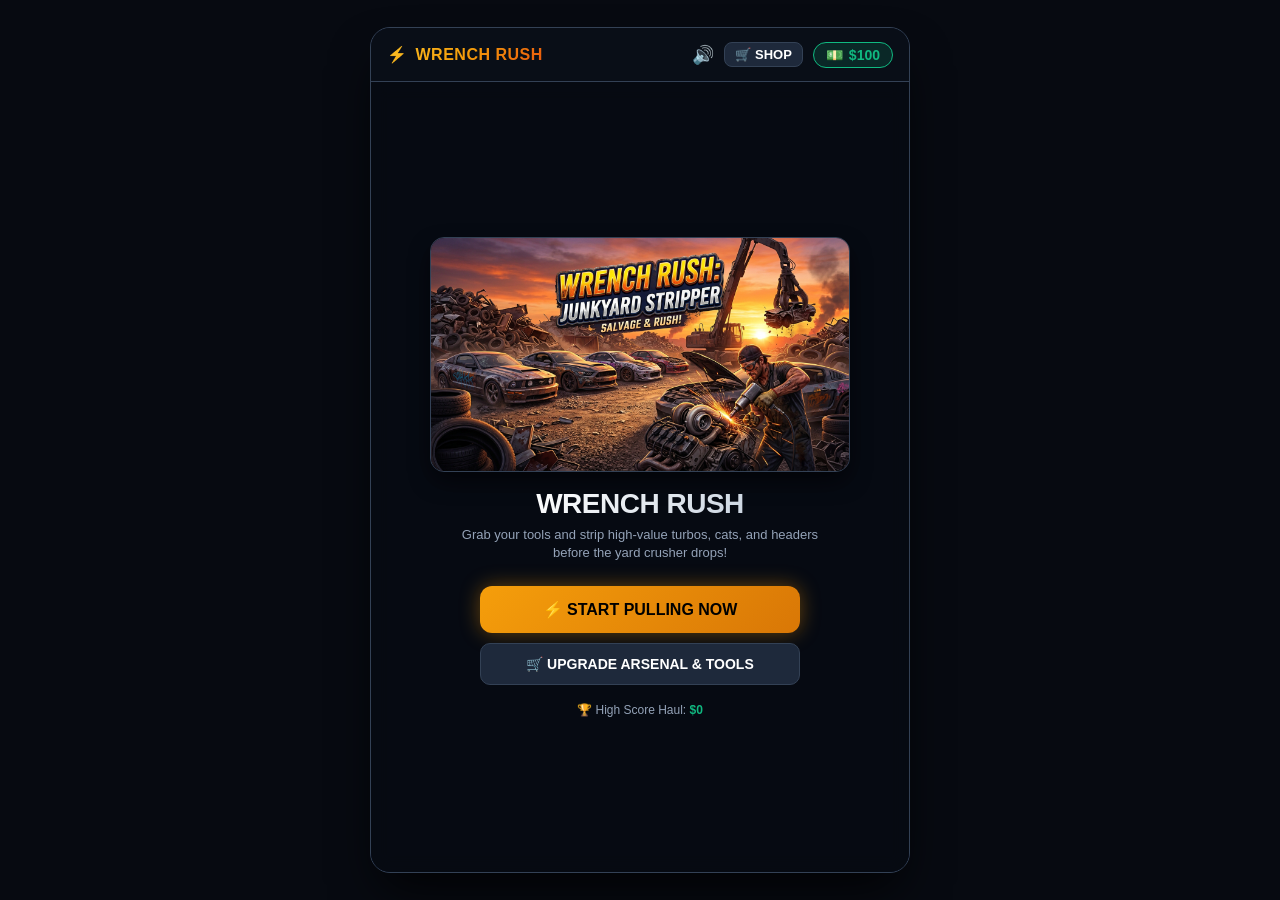
<file: index.html>
<!DOCTYPE html>
<html lang="en">
<head>
  <meta charset="UTF-8">
  <meta name="viewport" content="width=device-width, initial-scale=1.0, maximum-scale=1.0, user-scalable=no, viewport-fit=cover">
  <meta name="theme-color" content="#070a11">
  <meta name="description" content="Wrench Rush: Junkyard Stripper - High-torque bolt cracking and part pulling mobile game before the crusher drops!">
  <meta name="apple-mobile-web-app-capable" content="yes">
  <meta name="apple-mobile-web-app-status-bar-style" content="black-translucent">
  
  <title>Wrench Rush: Junkyard Stripper</title>
  
  <link rel="manifest" href="manifest.json">
  <link rel="icon" type="image/png" href="static/assets/icon-192.png">
  <link rel="apple-touch-icon" href="static/assets/icon-512.png">
  <link rel="stylesheet" href="static/css/game.css">
</head>
<body>

  <div id="gameContainer">
    <!-- Header Bar -->
    <header class="game-header">
      <div class="logo-badge">
        <span>⚡</span> WRENCH RUSH
      </div>
      <div style="display: flex; align-items: center; gap: 10px;">
        <button id="soundToggleBtn" style="background: none; border: none; font-size: 18px; cursor: pointer; color: #fff;">🔊</button>
        <button id="openShopBtn" style="background: var(--bg-card); border: 1px solid var(--border); border-radius: 8px; padding: 4px 10px; color: #fff; font-size: 13px; font-weight: 700; cursor: pointer;">
          🛒 SHOP
        </button>
        <div class="cash-pill">
          <span>💵</span> <span class="user-cash-val">$100</span>
        </div>
      </div>
    </header>

    <!-- Canvas Area -->
    <div id="canvasWrapper">
      <canvas id="gameCanvas"></canvas>

      <!-- In-Game HUD -->
      <div id="inGameHUD" style="display: none;">
        <div class="hud-pill">
          <span class="hud-label">Crusher Clock</span>
          <span class="hud-value" id="hudTimer" style="color: var(--red);">50s</span>
        </div>
        <div class="hud-pill" style="align-items: center;">
          <span class="hud-label" id="hudVehicle">Civic EK Hatch</span>
          <span class="hud-value" id="hudTool" style="font-size: 13px; color: var(--primary);">🔧 3/8" Ratchet</span>
        </div>
        <div class="hud-pill" style="align-items: flex-end;">
          <span class="hud-label">Haul Cash</span>
          <span class="hud-value" id="hudCash" style="color: var(--green);">$0</span>
        </div>

        <div class="hud-controls">
          <div style="display: flex; gap: 8px;">
            <button class="powerup-btn" id="btnPBBlaster" onclick="window.game.usePBBlasterPowerUp()">
              🥫 PB Spray (2)
            </button>
            <button class="powerup-btn" id="btnJammer" onclick="window.game.useJammerPowerUp()">
              🛑 Jammer (1)
            </button>
          </div>
          <button class="powerup-btn" style="background: var(--green); color: #000; border: none; font-weight: 900;" onclick="window.game.checkoutRound()">
            💰 CASH OUT
          </button>
        </div>
      </div>

      <!-- TITLE SCREEN -->
      <div id="titleScreen" class="screen-overlay">
        <img src="static/assets/banner.jpg" alt="Wrench Rush Banner" class="banner-img">
        <h1 class="title-text">WRENCH RUSH</h1>
        <p class="subtitle-text">
          Grab your tools and strip high-value turbos, cats, and headers before the yard crusher drops!
        </p>
        <button class="btn-primary" onclick="window.game.startRound()">
          ⚡ START PULLING NOW
        </button>
        <button class="btn-secondary" onclick="openShop()">
          🛒 UPGRADE ARSENAL & TOOLS
        </button>
        <div style="margin-top: 18px; font-size: 12px; color: var(--text-muted);">
          🏆 High Score Haul: <strong style="color: var(--green);" id="titleHighScore">$0</strong>
        </div>
      </div>

      <!-- CHECKOUT RECEIPT SCREEN -->
      <div id="checkoutScreen" class="screen-overlay" style="display: none;">
        <div class="receipt-card">
          <div class="receipt-header">
            <div style="font-weight: 900; font-size: 16px; color: #fff;">U-PULL SALVAGE CASHIER</div>
            <div style="font-size: 11px; color: var(--text-muted);">Official Parts Haul Receipt</div>
          </div>
          <div id="receiptItems" style="margin-bottom: 12px; max-height: 180px; overflow-y: auto;">
            <!-- Dynamic part rows -->
          </div>
          <div style="display: flex; justify-content: space-between; border-top: 2px solid var(--border); padding-top: 8px; font-size: 16px; font-weight: 900;">
            <span>ROUND EARNINGS:</span>
            <span style="color: var(--green);" id="receiptTotal">$0</span>
          </div>
          <div style="display: flex; justify-content: space-between; margin-top: 6px; font-size: 12px; color: var(--text-muted);">
            <span>TOTAL BANK BALANCE:</span>
            <span style="color: #fff; font-weight: 700;" id="totalBankDisplay">$0</span>
          </div>
        </div>
        <button class="btn-primary" onclick="window.game.startRound()">
          🚗 NEXT CAR IN THE BAY
        </button>
        <button class="btn-secondary" onclick="openShop()">
          🛒 BUY BETTER TOOLS
        </button>
      </div>

      <!-- CRUSHED SCREEN -->
      <div id="crushedScreen" class="screen-overlay" style="display: none;">
        <div style="font-size: 48px; margin-bottom: 10px;">💥🚜</div>
        <h2 style="font-size: 24px; font-weight: 900; color: var(--red); margin-bottom: 8px;">CAR COMPACTED!</h2>
        <p class="subtitle-text">
          The crusher claw descended! You made it out with the parts already loaded in your wagon:
        </p>
        <div style="font-size: 28px; font-weight: 900; color: var(--green); margin-bottom: 20px;" id="crushHaulSaved">$0</div>
        <button class="btn-primary" onclick="window.game.startRound()">
          🔄 PULL ANOTHER VEHICLE
        </button>
        <button class="btn-secondary" onclick="openShop()">
          🛒 UPGRADE TO FASTER TOOLS
        </button>
      </div>

      <!-- SHOP MODAL -->
      <div id="shopModal">
        <div style="display: flex; justify-content: space-between; align-items: center; margin-bottom: 18px;">
          <div>
            <h2 style="font-size: 20px; font-weight: 900; color: #fff;">TOOL & PERK ARSENAL</h2>
            <div style="font-size: 12px; color: var(--text-muted);">Bank Balance: <strong class="user-cash-val" style="color: var(--green);">$100</strong></div>
          </div>
          <button onclick="closeShop()" style="background: var(--bg-card); border: 1px solid var(--border); border-radius: 8px; color: #fff; padding: 6px 12px; font-weight: 700; cursor: pointer;">
            ✕ CLOSE
          </button>
        </div>

        <h3 style="font-size: 13px; text-transform: uppercase; color: var(--text-muted); margin-bottom: 10px; text-align: left;">Wrenching Tools</h3>
        <div class="shop-grid" id="toolsList">
          <!-- Populated by JS -->
        </div>

        <h3 style="font-size: 13px; text-transform: uppercase; color: var(--text-muted); margin: 16px 0 10px 0; text-align: left;">Power-Ups & Yard Perks</h3>
        <div class="shop-grid" id="perksList">
          <!-- Populated by JS -->
        </div>
      </div>
    </div>
  </div>

  <!-- Scripts -->
  <script src="static/js/audio.js"></script>
  <script src="static/js/particles.js"></script>
  <script src="static/js/tools.js"></script>
  <script src="static/js/upgrades.js"></script>
  <script src="static/js/vehicles.js"></script>
  <script src="static/js/game.js"></script>

  <script>
    // Audio toggle
    document.getElementById('soundToggleBtn').addEventListener('click', () => {
      const enabled = window.soundFX.toggleSound();
      document.getElementById('soundToggleBtn').textContent = enabled ? '🔊' : '🔇';
    });

    // Shop UI handling
    function openShop() {
      renderShop();
      document.getElementById('shopModal').style.display = 'flex';
    }

    function closeShop() {
      document.getElementById('shopModal').style.display = 'none';
      window.game.updateUI();
    }

    document.getElementById('openShopBtn').addEventListener('click', openShop);

    function renderShop() {
      const toolsContainer = document.getElementById('toolsList');
      const curTool = window.toolManager.getCurrentTool();
      
      toolsContainer.innerHTML = window.toolManager.tools.map(t => {
        const isCurrent = t.id === curTool.id;
        return `
          <div class="shop-card ${isCurrent ? 'active-tool' : ''}">
            <div style="font-size: 28px;">${t.icon}</div>
            <div style="flex: 1; text-align: left;">
              <div style="font-weight: 800; font-size: 14px; color: #fff;">${t.name}</div>
              <div style="font-size: 11px; color: var(--text-muted); line-height: 1.3;">${t.desc}</div>
              <div style="font-size: 11px; color: var(--primary); margin-top: 4px;">⚡ Speed: ${t.spinDuration}s/bolt</div>
            </div>
            <div>
              ${isCurrent 
                ? '<span style="font-size: 12px; font-weight: 900; color: var(--primary);">EQUIPPED</span>'
                : t.unlocked 
                  ? `<button onclick="equipTool('${t.id}')" style="background: var(--bg-surface); border: 1px solid var(--border); color: #fff; padding: 6px 14px; border-radius: 8px; font-weight: 700; cursor: pointer;">EQUIP</button>`
                  : `<button onclick="buyTool('${t.id}')" style="background: var(--green); border: none; color: #000; padding: 6px 14px; border-radius: 8px; font-weight: 900; cursor: pointer;">BUY $${t.price}</button>`
              }
            </div>
          </div>
        `;
      }).join('');

      const perksContainer = document.getElementById('perksList');
      perksContainer.innerHTML = window.perkManager.perks.map(p => {
        const isOwned = p.type === 'passive' && p.owned;
        return `
          <div class="shop-card">
            <div style="font-size: 28px;">${p.icon}</div>
            <div style="flex: 1; text-align: left;">
              <div style="font-weight: 800; font-size: 14px; color: #fff;">${p.name}</div>
              <div style="font-size: 11px; color: var(--text-muted); line-height: 1.3;">${p.desc}</div>
              ${p.type === 'consumable' ? `<div style="font-size: 11px; color: var(--cyan); margin-top: 4px;">Owned: <strong>${p.count}</strong></div>` : ''}
            </div>
            <div>
              ${isOwned
                ? '<span style="font-size: 12px; font-weight: 900; color: var(--green);">OWNED</span>'
                : `<button onclick="buyPerk('${p.id}')" style="background: var(--green); border: none; color: #000; padding: 6px 14px; border-radius: 8px; font-weight: 900; cursor: pointer;">BUY $${p.price}</button>`
              }
            </div>
          </div>
        `;
      }).join('');
    }

    function equipTool(id) {
      window.toolManager.selectTool(id);
      renderShop();
      window.game.updateHUD();
    }

    function buyTool(id) {
      const res = window.toolManager.unlockTool(id, window.game.cash);
      if (res.success) {
        window.game.cash -= res.cost;
        window.game.saveGame();
        window.soundFX.playCash();
        renderShop();
        window.game.updateUI();
        window.game.updateHUD();
      } else {
        alert("Not enough cash in your bank! Pull more parts from cars to earn money.");
      }
    }

    function buyPerk(id) {
      const res = window.perkManager.buyPerk(id, window.game.cash);
      if (res.success) {
        window.game.cash -= res.cost;
        window.game.saveGame();
        window.soundFX.playCash();
        renderShop();
        window.game.updateUI();
        window.game.updateHUD();
      } else {
        alert("Not enough cash in your bank! Pull more parts to earn money.");
      }
    }

    // High score update
    window.addEventListener('load', () => {
      const hs = localStorage.getItem('wrench_rush_highscore') || '0';
      document.getElementById('titleHighScore').textContent = `$${hs}`;
      
      // Register service worker if supported
      if ('serviceWorker' in navigator) {
        navigator.serviceWorker.register('sw.js').catch(() => {});
      }
    });
  </script>
</body>
</html>
</file>
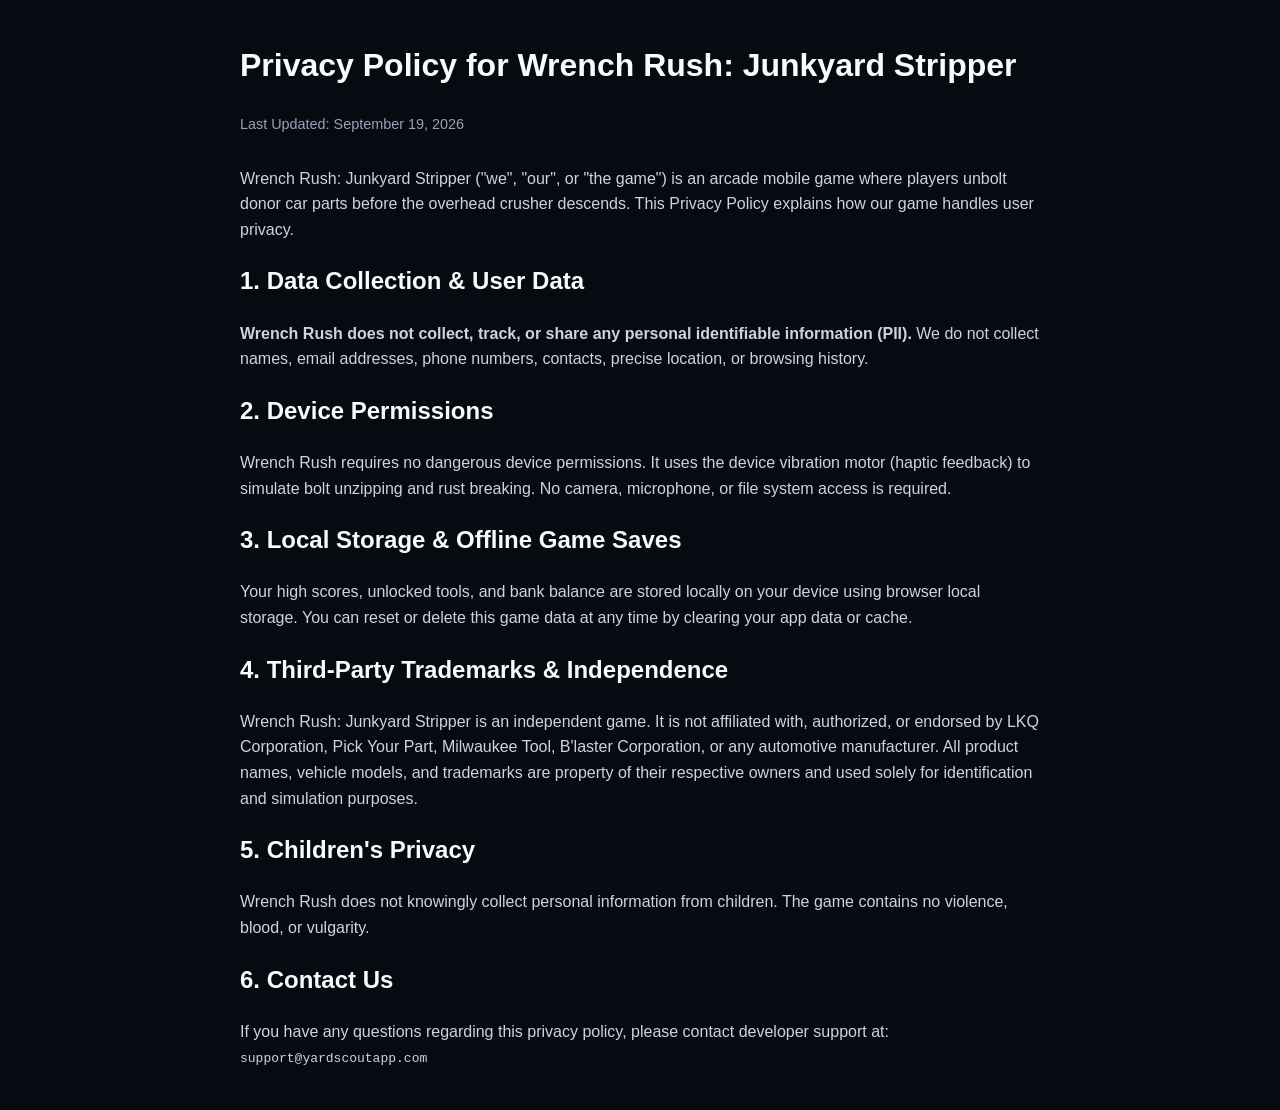
<file: privacy.html>
<!DOCTYPE html>
<html lang="en">
<head>
  <meta charset="UTF-8">
  <meta name="viewport" content="width=device-width, initial-scale=1.0">
  <title>Privacy Policy - Wrench Rush: Junkyard Stripper</title>
  <style>
    body { font-family: -apple-system, BlinkMacSystemFont, "Segoe UI", Roboto, sans-serif; line-height: 1.6; color: #cbd5e1; background: #070a11; max-width: 800px; margin: 40px auto; padding: 0 20px; }
    h1, h2 { color: #f8fafc; }
    a { color: #38bdf8; }
    .updated { color: #94a3b8; font-size: 0.9em; margin-bottom: 30px; }
  </style>
</head>
<body>
  <h1>Privacy Policy for Wrench Rush: Junkyard Stripper</h1>
  <div class="updated">Last Updated: September 19, 2026</div>

  <p>Wrench Rush: Junkyard Stripper ("we", "our", or "the game") is an arcade mobile game where players unbolt donor car parts before the overhead crusher descends. This Privacy Policy explains how our game handles user privacy.</p>

  <h2>1. Data Collection & User Data</h2>
  <p><strong>Wrench Rush does not collect, track, or share any personal identifiable information (PII).</strong> We do not collect names, email addresses, phone numbers, contacts, precise location, or browsing history.</p>

  <h2>2. Device Permissions</h2>
  <p>Wrench Rush requires no dangerous device permissions. It uses the device vibration motor (haptic feedback) to simulate bolt unzipping and rust breaking. No camera, microphone, or file system access is required.</p>

  <h2>3. Local Storage & Offline Game Saves</h2>
  <p>Your high scores, unlocked tools, and bank balance are stored locally on your device using browser local storage. You can reset or delete this game data at any time by clearing your app data or cache.</p>

  <h2>4. Third-Party Trademarks & Independence</h2>
  <p>Wrench Rush: Junkyard Stripper is an independent game. It is not affiliated with, authorized, or endorsed by LKQ Corporation, Pick Your Part, Milwaukee Tool, B'laster Corporation, or any automotive manufacturer. All product names, vehicle models, and trademarks are property of their respective owners and used solely for identification and simulation purposes.</p>

  <h2>5. Children's Privacy</h2>
  <p>Wrench Rush does not knowingly collect personal information from children. The game contains no violence, blood, or vulgarity.</p>

  <h2>6. Contact Us</h2>
  <p>If you have any questions regarding this privacy policy, please contact developer support at: <code>support@yardscoutapp.com</code></p>
</body>
</html>
</file>
<file: static/css/game.css>
:root {
  --bg-dark: #070a11;
  --bg-surface: #0f172a;
  --bg-card: #1e293b;
  --border: #334155;
  --primary: #f59e0b;
  --primary-glow: rgba(245, 158, 11, 0.4);
  --green: #10b981;
  --green-glow: rgba(16, 185, 129, 0.35);
  --red: #ef4444;
  --red-glow: rgba(239, 68, 68, 0.4);
  --cyan: #38bdf8;
  --purple: #a855f7;
  --text: #f8fafc;
  --text-muted: #94a3b8;
}

* {
  box-sizing: border-box;
  margin: 0;
  padding: 0;
  user-select: none;
  -webkit-user-select: none;
  -webkit-touch-callout: none;
}

body {
  background-color: var(--bg-dark);
  color: var(--text);
  font-family: 'Inter', -apple-system, BlinkMacSystemFont, 'Segoe UI', Roboto, sans-serif;
  height: 100vh;
  width: 100vw;
  overflow: hidden;
  display: flex;
  justify-content: center;
  align-items: center;
}

#gameContainer {
  position: relative;
  width: 100%;
  max-width: 540px;
  height: 100%;
  max-height: 960px;
  background: var(--bg-surface);
  border: 1px solid var(--border);
  display: flex;
  flex-direction: column;
  box-shadow: 0 25px 50px -12px rgba(0, 0, 0, 0.85);
  overflow: hidden;
}

@media (min-width: 600px) {
  #gameContainer {
    border-radius: 20px;
    height: 94vh;
  }
}

/* Header Bar */
.game-header {
  height: 54px;
  background: #090e17;
  border-bottom: 1px solid var(--border);
  display: flex;
  align-items: center;
  justify-content: space-between;
  padding: 0 16px;
  z-index: 20;
}

.logo-badge {
  display: flex;
  align-items: center;
  gap: 8px;
  font-weight: 900;
  font-size: 16px;
  letter-spacing: 0.5px;
  background: linear-gradient(135deg, #fbbf24, #f59e0b, #ea580c);
  -webkit-background-clip: text;
  -webkit-text-fill-color: transparent;
}

.cash-pill {
  display: flex;
  align-items: center;
  gap: 6px;
  background: rgba(16, 185, 129, 0.15);
  border: 1px solid var(--green);
  padding: 4px 12px;
  border-radius: 20px;
  font-weight: 800;
  color: var(--green);
  font-size: 14px;
}

/* Canvas Area */
#canvasWrapper {
  position: relative;
  flex: 1;
  width: 100%;
  background: #0b1120;
  overflow: hidden;
}

#gameCanvas {
  display: block;
  width: 100%;
  height: 100%;
  touch-action: none;
}

/* Overlays / Screens */
.screen-overlay {
  position: absolute;
  top: 0;
  left: 0;
  width: 100%;
  height: 100%;
  background: rgba(7, 10, 17, 0.94);
  backdrop-filter: blur(8px);
  display: flex;
  flex-direction: column;
  justify-content: center;
  align-items: center;
  padding: 24px;
  text-align: center;
  z-index: 30;
}

.banner-img {
  width: 100%;
  max-width: 420px;
  border-radius: 14px;
  border: 1px solid var(--border);
  margin-bottom: 16px;
  box-shadow: 0 10px 25px -5px rgba(0,0,0,0.7);
}

.title-text {
  font-size: 28px;
  font-weight: 900;
  letter-spacing: -0.5px;
  margin-bottom: 6px;
  text-transform: uppercase;
  background: linear-gradient(135deg, #ffffff, #cbd5e1);
  -webkit-background-clip: text;
  -webkit-text-fill-color: transparent;
}

.subtitle-text {
  color: var(--text-muted);
  font-size: 13px;
  margin-bottom: 24px;
  max-width: 380px;
  line-height: 1.4;
}

/* Buttons */
.btn-primary {
  background: linear-gradient(135deg, #f59e0b, #d97706);
  color: #000;
  font-weight: 900;
  font-size: 16px;
  padding: 14px 32px;
  border-radius: 12px;
  border: none;
  cursor: pointer;
  box-shadow: 0 0 20px var(--primary-glow);
  display: inline-flex;
  align-items: center;
  justify-content: center;
  gap: 8px;
  transition: transform 0.1s, box-shadow 0.1s;
  width: 100%;
  max-width: 320px;
}

.btn-primary:active {
  transform: scale(0.96);
  box-shadow: 0 0 10px var(--primary-glow);
}

.btn-secondary {
  background: var(--bg-card);
  color: #fff;
  border: 1px solid var(--border);
  font-weight: 700;
  font-size: 14px;
  padding: 12px 24px;
  border-radius: 10px;
  cursor: pointer;
  width: 100%;
  max-width: 320px;
  margin-top: 10px;
}

.btn-secondary:active {
  background: #334155;
}

/* In-Game HUD */
#inGameHUD {
  position: absolute;
  top: 0;
  left: 0;
  width: 100%;
  padding: 12px 14px;
  display: flex;
  justify-content: space-between;
  align-items: flex-start;
  pointer-events: none;
  z-index: 10;
}

.hud-pill {
  background: rgba(15, 23, 42, 0.85);
  backdrop-filter: blur(6px);
  border: 1px solid var(--border);
  padding: 6px 12px;
  border-radius: 10px;
  display: flex;
  flex-direction: column;
  pointer-events: auto;
}

.hud-label {
  font-size: 10px;
  text-transform: uppercase;
  color: var(--text-muted);
  font-weight: 700;
}

.hud-value {
  font-size: 18px;
  font-weight: 900;
  color: #fff;
}

.hud-controls {
  position: absolute;
  bottom: 12px;
  left: 12px;
  right: 12px;
  display: flex;
  justify-content: space-between;
  align-items: center;
  z-index: 10;
  pointer-events: auto;
}

.powerup-btn {
  background: rgba(15, 23, 42, 0.9);
  border: 1px solid var(--border);
  border-radius: 12px;
  padding: 10px 14px;
  font-weight: 800;
  font-size: 12px;
  color: #fff;
  cursor: pointer;
  display: flex;
  align-items: center;
  gap: 6px;
  box-shadow: 0 4px 12px rgba(0,0,0,0.5);
}

.powerup-btn:active {
  transform: scale(0.95);
}

/* Receipt Card */
.receipt-card {
  background: #0f172a;
  border: 2px solid var(--border);
  border-radius: 14px;
  width: 100%;
  max-width: 360px;
  padding: 18px;
  text-align: left;
  margin-bottom: 20px;
  box-shadow: 0 15px 30px rgba(0,0,0,0.6);
}

.receipt-header {
  border-bottom: 2px solid var(--border);
  padding-bottom: 10px;
  margin-bottom: 12px;
  text-align: center;
}

/* Shop Modal */
#shopModal {
  position: absolute;
  top: 0;
  left: 0;
  width: 100%;
  height: 100%;
  background: rgba(7, 10, 17, 0.96);
  z-index: 40;
  display: none;
  flex-direction: column;
  padding: 18px;
  overflow-y: auto;
}

.shop-grid {
  display: grid;
  grid-template-columns: 1fr;
  gap: 12px;
  margin-bottom: 20px;
}

.shop-card {
  background: var(--bg-card);
  border: 1px solid var(--border);
  border-radius: 12px;
  padding: 12px 16px;
  display: flex;
  align-items: center;
  justify-content: space-between;
  gap: 12px;
}

.shop-card.active-tool {
  border-color: var(--primary);
  background: rgba(245, 158, 11, 0.08);
}
</file>
